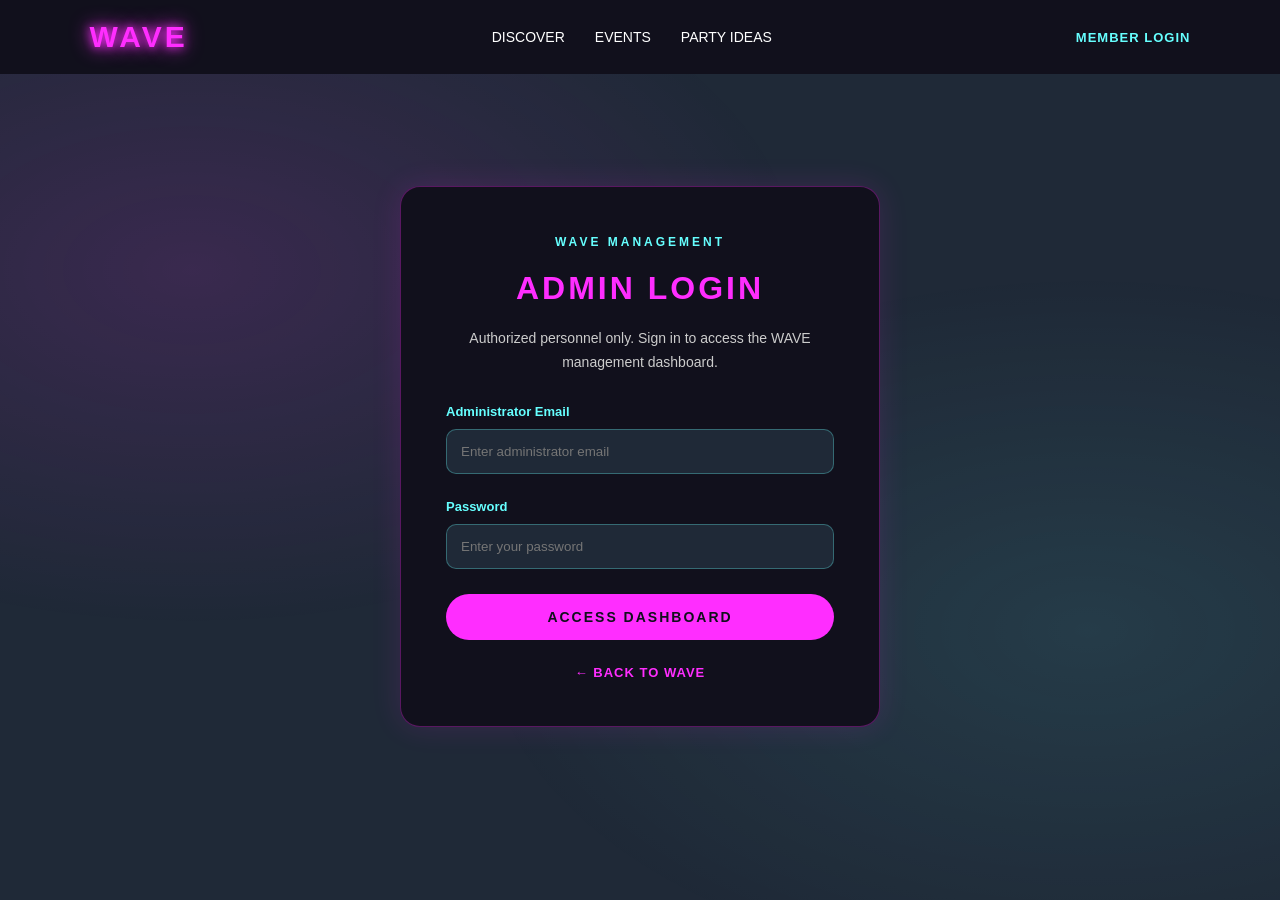
<file: admin-login.html>
<!DOCTYPE html>
<html lang="en">
<head>
    <meta charset="UTF-8">
    <meta name="viewport" content="width=device-width, initial-scale=1.0">
    <title>Administrator Login | WAVE Guyana</title>
    <link rel="stylesheet" href="style.css">
</head>
<body>

    <nav class="navbar">
        <a href="discover.html" class="logo">WAVE</a>

        <div class="nav-links">
            <a href="discover.html">DISCOVER</a>
            <a href="events.html">EVENTS</a>
            <a href="ideas.html">PARTY IDEAS</a>
        </div>

        <div class="nav-actions">
            <a href="login.html" class="admin-nav-link">MEMBER LOGIN</a>
        </div>
    </nav>

    <section class="admin-login-page">

        <div class="admin-login-card">

            <span class="admin-label">WAVE MANAGEMENT</span>

            <h1>ADMIN LOGIN</h1>

            <p>
                Authorized personnel only.
                Sign in to access the WAVE management dashboard.
            </p>

            <form action="admin.html">

                <label for="adminEmail">Administrator Email</label>
                <input
                    type="email"
                    id="adminEmail"
                    placeholder="Enter administrator email"
                    required
                >

                <label for="adminPassword">Password</label>
                <input
                    type="password"
                    id="adminPassword"
                    placeholder="Enter your password"
                    required
                >

                <button type="submit" class="login-submit">
                    ACCESS DASHBOARD
                </button>

            </form>

            <a href="discover.html" class="back-link">
                ← BACK TO WAVE
            </a>

        </div>

    </section>

</body>
</html>
</file>
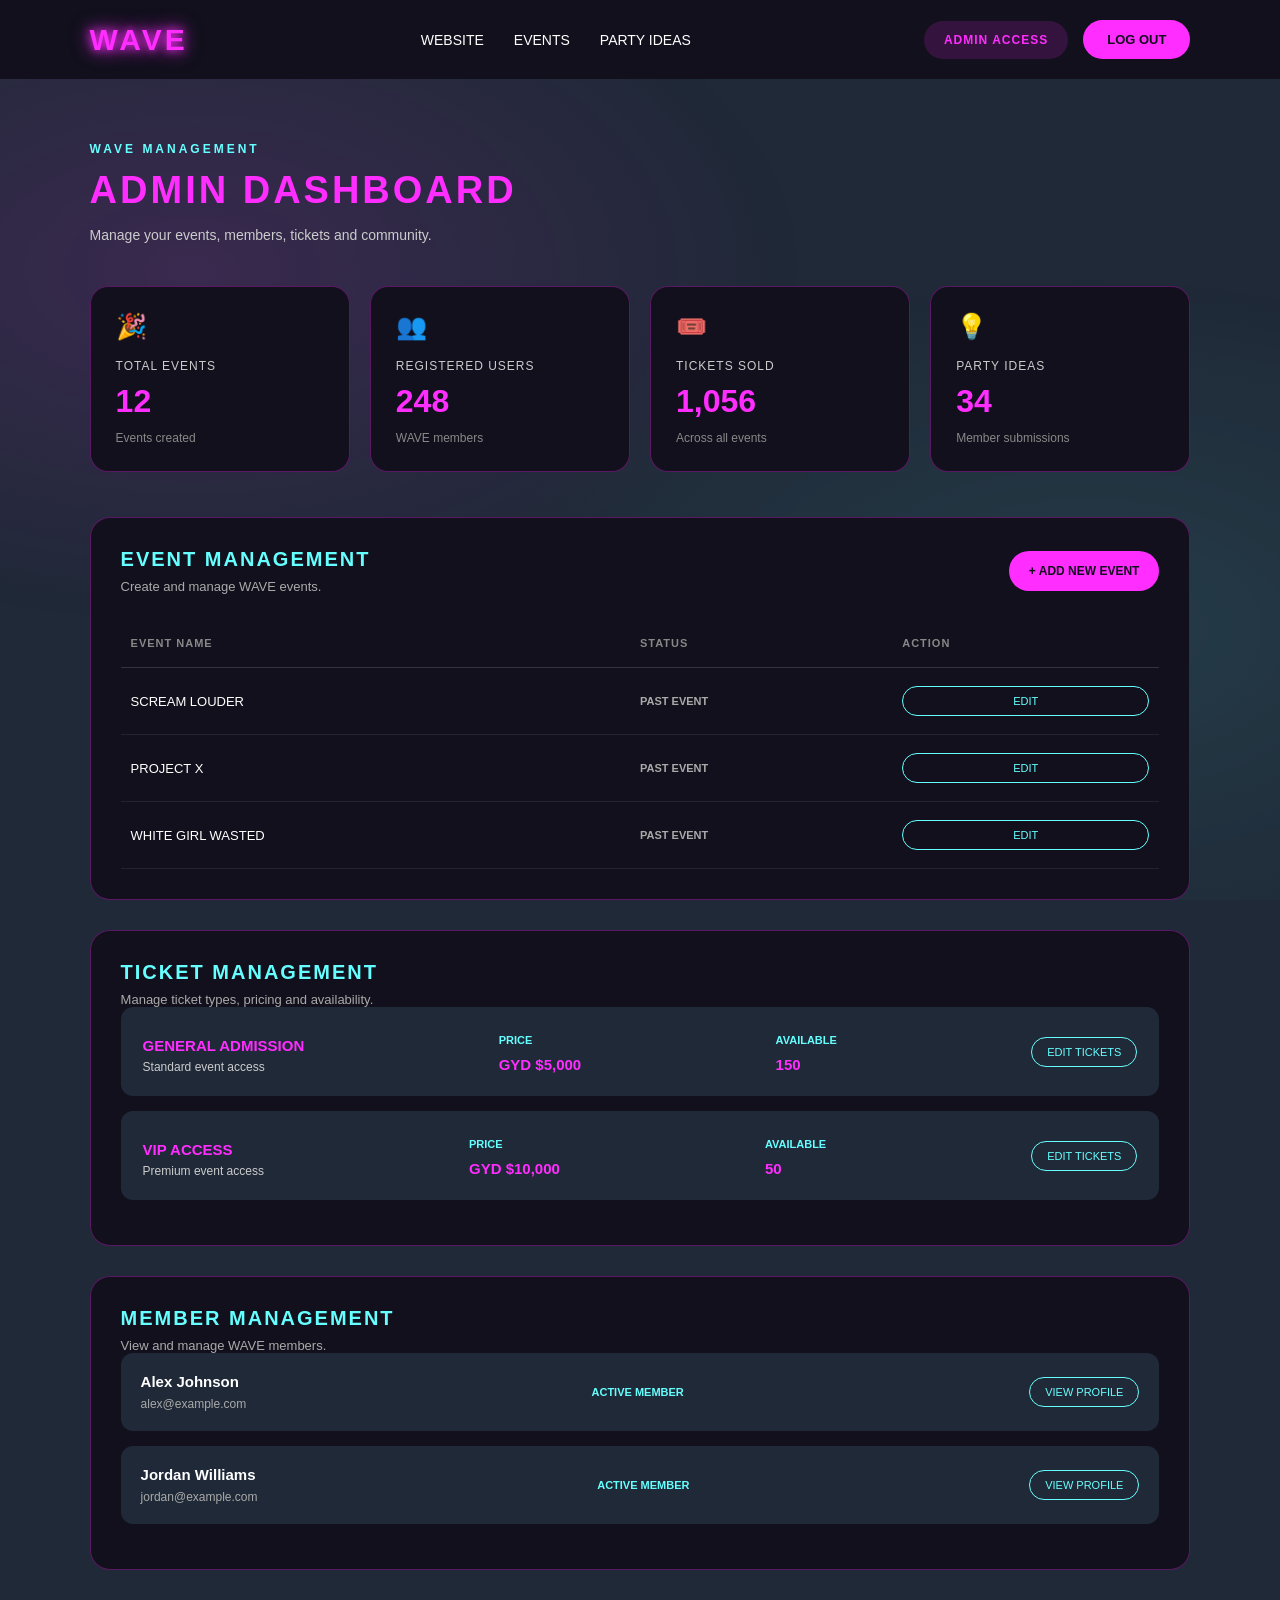
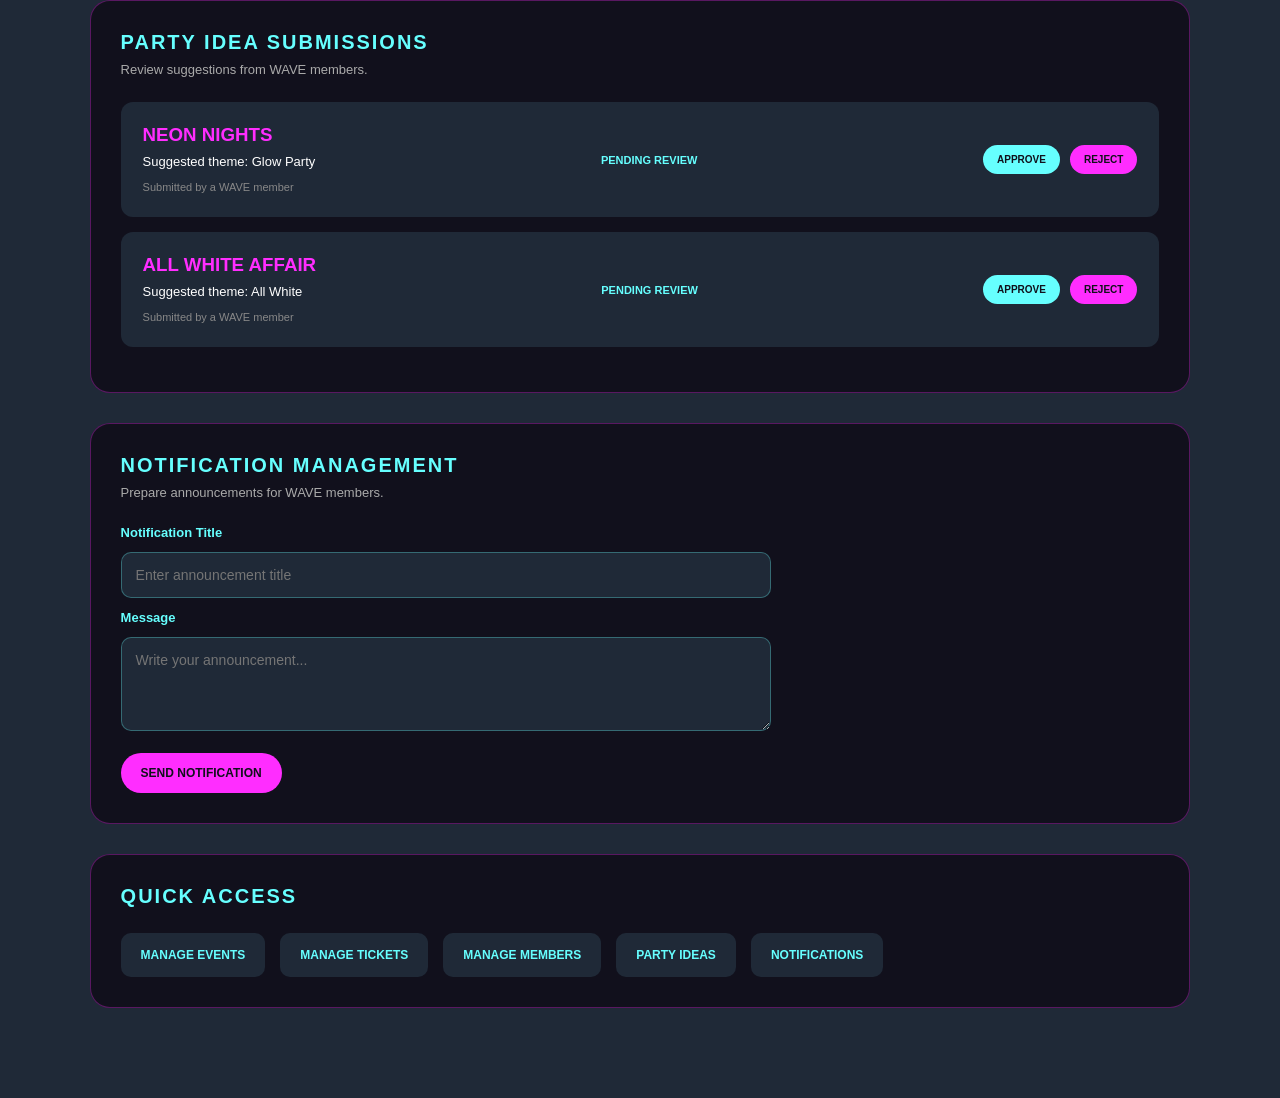
<file: admin.html>
<!DOCTYPE html>
<html lang="en">
<head>
    <meta charset="UTF-8">
    <meta name="viewport" content="width=device-width, initial-scale=1.0">
    <title>Admin Dashboard | WAVE Guyana</title>
    <link rel="stylesheet" href="style.css">
</head>
<body>

    <!-- NAVIGATION -->
    <nav class="navbar">
        <a href="discover.html" class="logo">WAVE</a>

        <div class="nav-links">
            <a href="discover.html">WEBSITE</a>
            <a href="events.html">EVENTS</a>
            <a href="ideas.html">PARTY IDEAS</a>
        </div>

        <div class="nav-actions">
            <span class="admin-badge">ADMIN ACCESS</span>
            <a href="admin-login.html" class="login-button">LOG OUT</a>
        </div>
    </nav>

    <section class="admin-page">

        <div class="admin-heading">
            <div>
                <span class="admin-label">WAVE MANAGEMENT</span>
                <h1>ADMIN DASHBOARD</h1>
                <p>Manage your events, members, tickets and community.</p>
            </div>
        </div>

        <!-- OVERVIEW -->
        <div class="admin-stats">

            <div class="stat-card">
                <span class="stat-icon">🎉</span>
                <p>TOTAL EVENTS</p>
                <h2>12</h2>
                <span>Events created</span>
            </div>

            <div class="stat-card">
                <span class="stat-icon">👥</span>
                <p>REGISTERED USERS</p>
                <h2>248</h2>
                <span>WAVE members</span>
            </div>

            <div class="stat-card">
                <span class="stat-icon">🎟️</span>
                <p>TICKETS SOLD</p>
                <h2>1,056</h2>
                <span>Across all events</span>
            </div>

            <div class="stat-card">
                <span class="stat-icon">💡</span>
                <p>PARTY IDEAS</p>
                <h2>34</h2>
                <span>Member submissions</span>
            </div>

        </div>

        <!-- EVENT MANAGEMENT -->
        <div class="admin-section" id="manage-events">

            <div class="admin-section-heading">
                <div>
                    <h2>EVENT MANAGEMENT</h2>
                    <p>Create and manage WAVE events.</p>
                </div>

                <button class="admin-action-button">+ ADD NEW EVENT</button>
            </div>

            <div class="admin-table">

                <div class="admin-table-header">
                    <span>EVENT NAME</span>
                    <span>STATUS</span>
                    <span>ACTION</span>
                </div>

                <div class="admin-table-row">
                    <span>SCREAM LOUDER</span>
                    <span class="status-past">PAST EVENT</span>
                    <button class="manage-button">EDIT</button>
                </div>

                <div class="admin-table-row">
                    <span>PROJECT X</span>
                    <span class="status-past">PAST EVENT</span>
                    <button class="manage-button">EDIT</button>
                </div>

                <div class="admin-table-row">
                    <span>WHITE GIRL WASTED</span>
                    <span class="status-past">PAST EVENT</span>
                    <button class="manage-button">EDIT</button>
                </div>

            </div>
        </div>

        <!-- TICKET MANAGEMENT -->
        <div class="admin-section" id="manage-tickets">

            <h2>TICKET MANAGEMENT</h2>
            <p class="admin-description">Manage ticket types, pricing and availability.</p>

            <div class="ticket-management-card">
                <div>
                    <h3>GENERAL ADMISSION</h3>
                    <p>Standard event access</p>
                </div>

                <div>
                    <span>PRICE</span>
                    <h3>GYD $5,000</h3>
                </div>

                <div>
                    <span>AVAILABLE</span>
                    <h3>150</h3>
                </div>

                <button class="manage-button">EDIT TICKETS</button>
            </div>

            <div class="ticket-management-card">
                <div>
                    <h3>VIP ACCESS</h3>
                    <p>Premium event access</p>
                </div>

                <div>
                    <span>PRICE</span>
                    <h3>GYD $10,000</h3>
                </div>

                <div>
                    <span>AVAILABLE</span>
                    <h3>50</h3>
                </div>

                <button class="manage-button">EDIT TICKETS</button>
            </div>

        </div>

        <!-- MEMBER MANAGEMENT -->
        <div class="admin-section" id="manage-members">

            <h2>MEMBER MANAGEMENT</h2>
            <p class="admin-description">View and manage WAVE members.</p>

            <div class="member-row">
                <div>
                    <h3>Alex Johnson</h3>
                    <p>alex@example.com</p>
                </div>
                <span class="member-status">ACTIVE MEMBER</span>
                <button class="manage-button">VIEW PROFILE</button>
            </div>

            <div class="member-row">
                <div>
                    <h3>Jordan Williams</h3>
                    <p>jordan@example.com</p>
                </div>
                <span class="member-status">ACTIVE MEMBER</span>
                <button class="manage-button">VIEW PROFILE</button>
            </div>

        </div>

        <!-- PARTY IDEA MANAGEMENT -->
        <div class="admin-section" id="manage-ideas">

            <div class="admin-section-heading">
                <div>
                    <h2>PARTY IDEA SUBMISSIONS</h2>
                    <p>Review suggestions from WAVE members.</p>
                </div>
            </div>

            <div class="submission-card">
                <div>
                    <h3>NEON NIGHTS</h3>
                    <p>Suggested theme: Glow Party</p>
                    <span>Submitted by a WAVE member</span>
                </div>

                <span class="submission-status">PENDING REVIEW</span>

                <div class="submission-actions">
                    <button class="approve-button">APPROVE</button>
                    <button class="reject-button">REJECT</button>
                </div>
            </div>

            <div class="submission-card">
                <div>
                    <h3>ALL WHITE AFFAIR</h3>
                    <p>Suggested theme: All White</p>
                    <span>Submitted by a WAVE member</span>
                </div>

                <span class="submission-status">PENDING REVIEW</span>

                <div class="submission-actions">
                    <button class="approve-button">APPROVE</button>
                    <button class="reject-button">REJECT</button>
                </div>
            </div>

        </div>

        <!-- NOTIFICATION MANAGEMENT -->
        <div class="admin-section" id="manage-notifications">

            <h2>NOTIFICATION MANAGEMENT</h2>
            <p class="admin-description">Prepare announcements for WAVE members.</p>

            <form class="admin-notification-form">

                <label for="notificationTitle">Notification Title</label>
                <input
                    type="text"
                    id="notificationTitle"
                    placeholder="Enter announcement title"
                >

                <label for="notificationMessage">Message</label>
                <textarea
                    id="notificationMessage"
                    rows="4"
                    placeholder="Write your announcement..."
                ></textarea>

                <button type="button" class="admin-action-button">
                    SEND NOTIFICATION
                </button>

            </form>

        </div>

        <!-- QUICK ACCESS -->
        <div class="admin-section">

            <h2>QUICK ACCESS</h2>

            <div class="admin-quick-links">
                <a href="#manage-events">MANAGE EVENTS</a>
                <a href="#manage-tickets">MANAGE TICKETS</a>
                <a href="#manage-members">MANAGE MEMBERS</a>
                <a href="#manage-ideas">PARTY IDEAS</a>
                <a href="#manage-notifications">NOTIFICATIONS</a>
            </div>

        </div>

    </section>

</body>
</html>
</file>
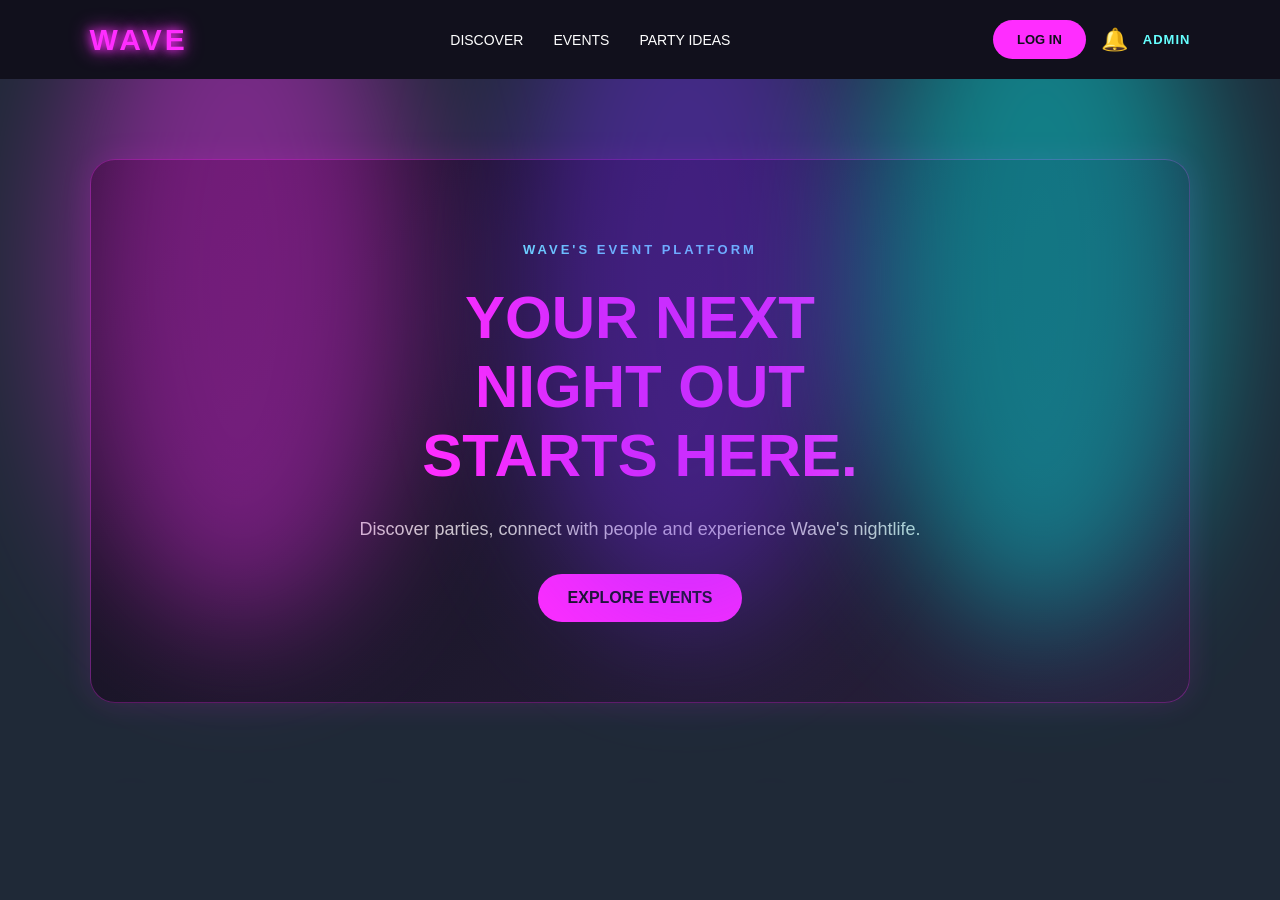
<file: discover.html>
<!DOCTYPE html>
<html lang="en">
<head>
    <meta charset="UTF-8">
    <meta name="viewport" content="width=device-width, initial-scale=1.0">
    <title>Wave Guyana</title>
     <link rel="stylesheet" href="style.css">
</head>
<body>
    <nav class="navbar">
       <a href="discover.html" class="logo">WAVE</a>
        <div class="nav-links">
        <a href="#">DISCOVER</a>
        <a href="events.html">EVENTS</a>
        <a href="ideas.html">PARTY IDEAS</a>
        </div>

 <div class="nav-actions">
    <button class="login-button">LOG IN</button>
    <a href="notifications.html" class="notification-button">🔔</a>
    <a href="admin.html" class="admin-nav-link">ADMIN</a>
</div>
</nav>
<section class="hero">
    <div class="party-lights">
    <span></span>
    <span></span>
    <span></span>
</div>
    <div class="particles">
    <span></span>
    <span></span>
    <span></span>
    <span></span>
    <span></span>
    <span></span>
    <span></span>
    <span></span>
    <span></span>
    <span></span>
</div>

    <div class="hero-content">

 <span class="hero-tag">WAVE'S EVENT PLATFORM</span>
  <h1>
            YOUR NEXT<br>
            NIGHT OUT<br>
            STARTS HERE.
        </h1>

        <p>
            Discover parties, connect with people
            and experience Wave's nightlife.
        </p>

       <a href="events.html" class="hero-button">
    EXPLORE EVENTS
</a>
    </div>

</section>
</body>
</html>
</file>
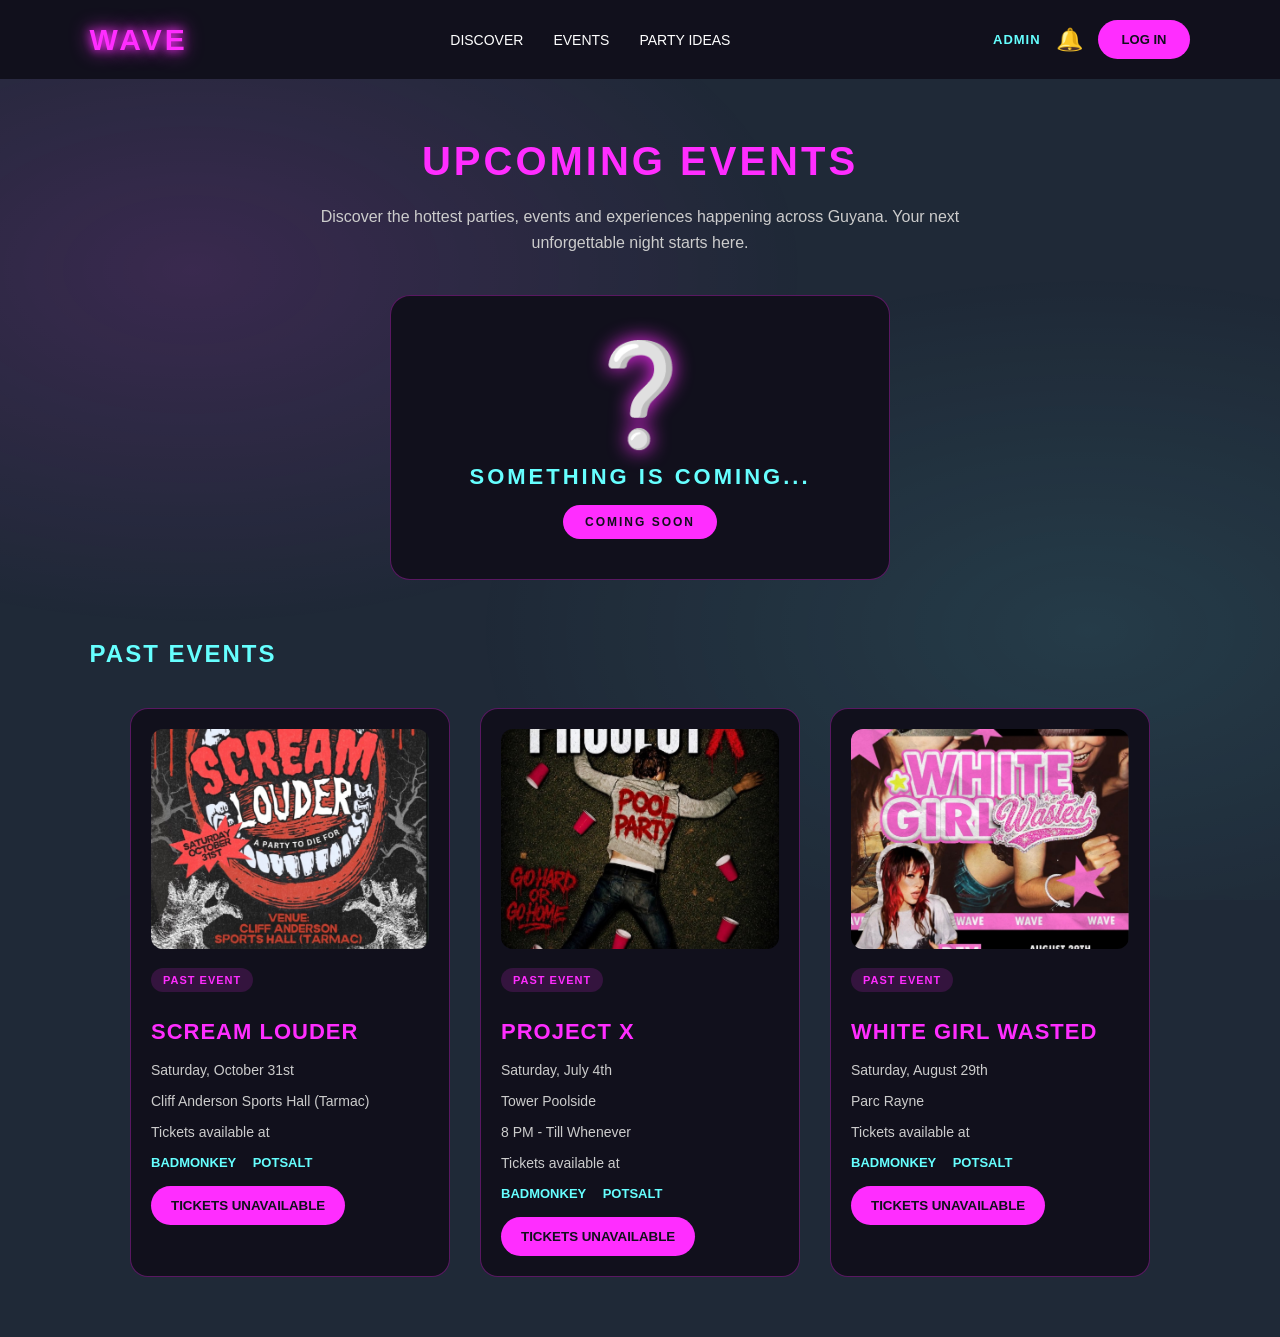
<file: events.html>
<!DOCTYPE html>
<html lang="en">
<head>
    <meta charset="UTF-8">
    <meta name="viewport" content="width=device-width, initial-scale=1.0">
    <title>Upcoming Events | WAVE Guyana</title>
    <link rel="stylesheet" href="style.css">
</head>

<body>
<div class="particles">
    <span></span>
    <span></span>
    <span></span>
    <span></span>
    <span></span>
    <span></span>
    <span></span>
    <span></span>
    <span></span>
    <span></span>
</div>
    <nav class="navbar">

        <a href="discover.html" class="logo">WAVE</a>

        <div class="nav-links">
            <a href="discover.html">DISCOVER</a>
            <a href="events.html">EVENTS</a>
            <a href="ideas.html">PARTY IDEAS</a>
        </div>

        <div class="nav-actions">
            <a href="admin.html" class="admin-nav-link">ADMIN</a>
            <a href="notifications.html" class="notification-button">🔔</a>
            <button class="login-button">LOG IN</button>
        </div>
    </nav>

    <section class="events-page">

        <h1>UPCOMING EVENTS</h1>

        <p>
            Discover the hottest parties, events and experiences
            happening across Guyana. Your next unforgettable
            night starts here.
        </p>
      
        <div class="upcoming-card">
            <h2>❔</h2>
            <h3>SOMETHING IS COMING...</h3>
            <p>COMING SOON</p>
        </div>

        <h2 class="section-heading">PAST EVENTS</h2>

        <div class="event-container">

            <!-- SCREAM LOUDER -->

            <div class="event-card">
                <img src="wavwe.jpeg" alt="SCREAM LOUDER">

                <span class="event-status">PAST EVENT</span>

                <h2>SCREAM LOUDER</h2>

                <p>Saturday, October 31st</p>
                <p>Cliff Anderson Sports Hall (Tarmac)</p>
                <p>Tickets available at</p>

                <a href="https://www.instagram.com/badmonkeymerch/"
                   target="_blank"
                   rel="noopener noreferrer">BADMONKEY</a>

                <a href="https://potsalt.events/"
                   target="_blank"
                   rel="noopener noreferrer">POTSALT</a>

                <button class="ticket-button">
                    TICKETS UNAVAILABLE
                </button>

            </div>


            <!-- PROJECT X -->

            <div class="event-card">

                <img src="project x.jpeg"
                     alt="PROJECT X POOL PARTY">

                <span class="event-status">PAST EVENT</span>

                <h2>PROJECT X</h2>

                <p>Saturday, July 4th</p>
                <p>Tower Poolside</p>
                <p>8 PM - Till Whenever</p>
                <p>Tickets available at</p>

                <a href="https://www.instagram.com/badmonkeymerch/"
                   target="_blank"
                   rel="noopener noreferrer">BADMONKEY</a>

                <a href="https://potsalt.events/"
                   target="_blank"
                   rel="noopener noreferrer">POTSALT</a>

                <button class="ticket-button">
                    TICKETS UNAVAILABLE
                </button>

            </div>


            <!-- WHITE GIRL WASTED -->

            <div class="event-card">

                <img src="wgw.jpeg"
                     alt="WHITE GIRL WASTED">

                <span class="event-status">PAST EVENT</span>

                <h2>WHITE GIRL WASTED</h2>

                <p>Saturday, August 29th</p>
                <p>Parc Rayne</p>
                <p>Tickets available at</p>

                <a href="https://www.instagram.com/badmonkeymerch/"
                   target="_blank"
                   rel="noopener noreferrer">BADMONKEY</a>

                <a href="https://potsalt.events/"
                   target="_blank"
                   rel="noopener noreferrer">POTSALT</a>

                <button class="ticket-button">
                    TICKETS UNAVAILABLE
                </button>

            </div>

        </div>

    </section>

</body>
</html>
</file>
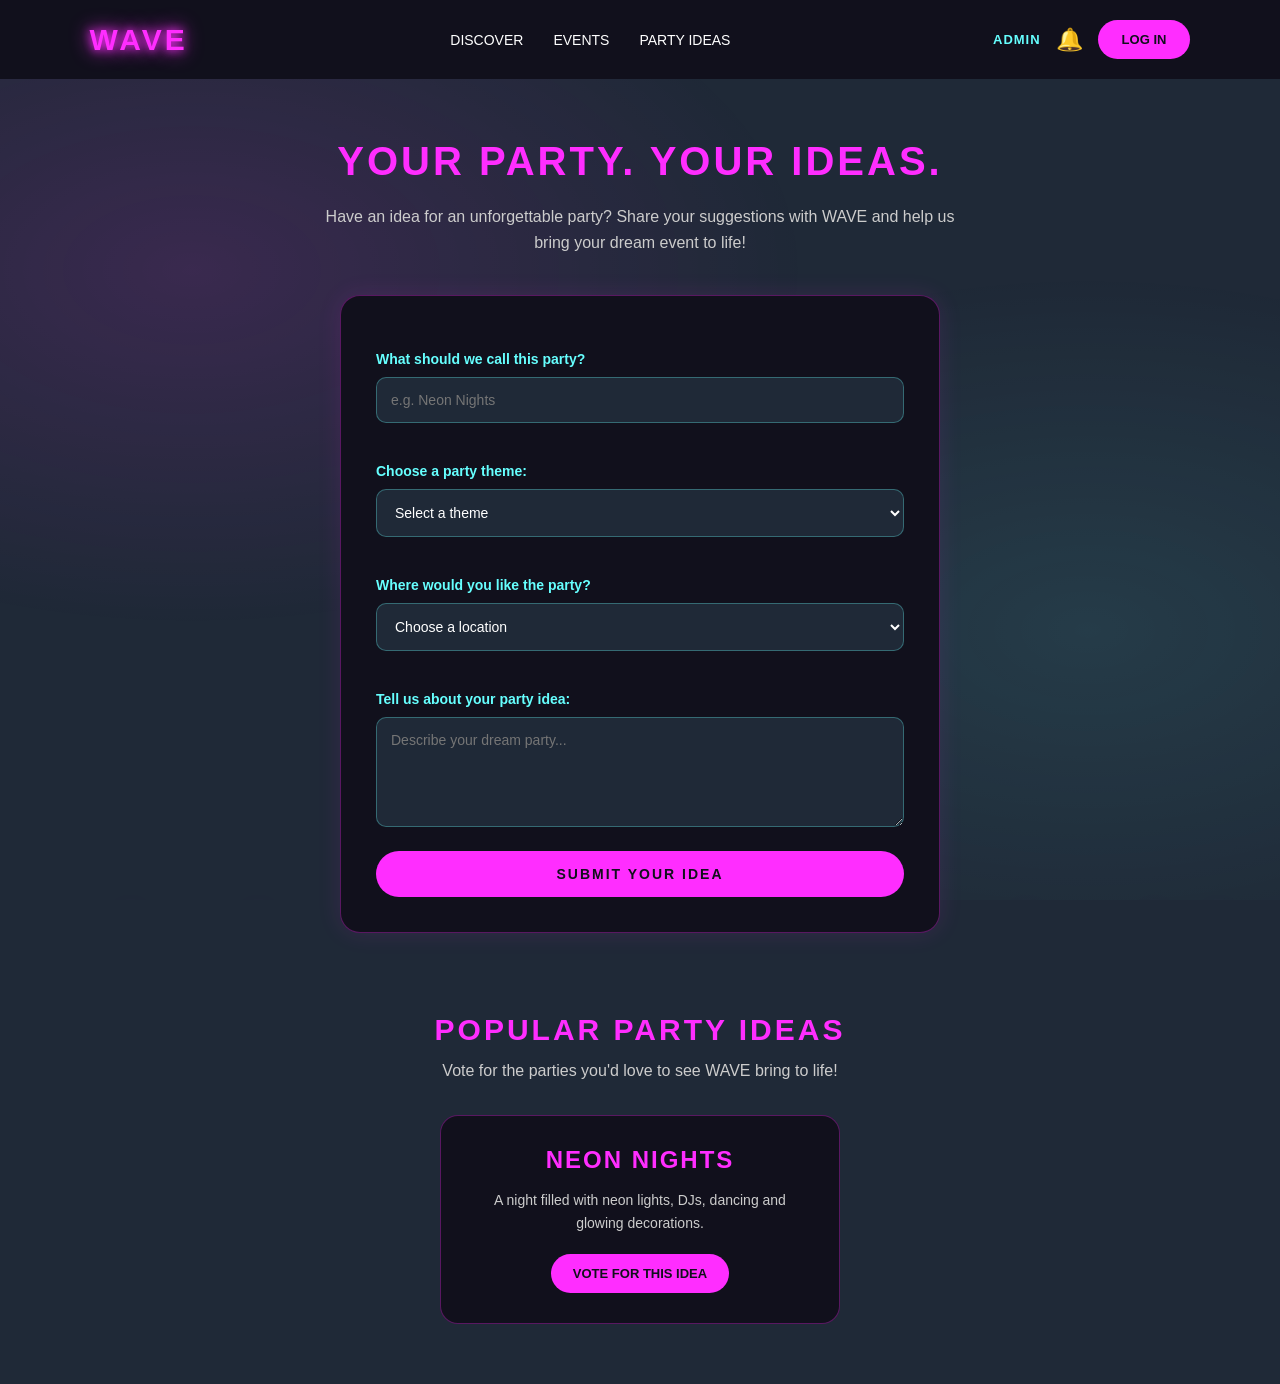
<file: ideas.html>
<!DOCTYPE html>
<html lang="en">
<head>
    <meta charset="UTF-8">
    <meta name="viewport" content="width=device-width, initial-scale=1.0">
    <title>Party Ideas | WAVE Guyana</title>
    <link rel="stylesheet" href="style.css">
</head>

<body>
<div class="particles">
    <span></span>
    <span></span>
    <span></span>
    <span></span>
    <span></span>
    <span></span>
    <span></span>
    <span></span>
    <span></span>
    <span></span>
</div>
    <!-- NAVIGATION BAR -->
    <nav class="navbar">
        <a href="discover.html" class="logo">WAVE</a>

        <div class="nav-links">
            <a href="discover.html">DISCOVER</a>
            <a href="events.html">EVENTS</a>
           <a href="ideas.html">PARTY IDEAS</a>
        </div>

        <div class="nav-actions">
            <a href="admin.html" class="admin-nav-link">ADMIN</a>
            <a href="notifications.html" class="notification-button">🔔</a>
            <button class="login-button">LOG IN</button>
        </div>
    </nav>

    <!-- PARTY IDEAS SECTION -->
    <section class="ideas-page">

        <h1>YOUR PARTY. YOUR IDEAS.</h1>

        <p>
            Have an idea for an unforgettable party? Share your suggestions
            with WAVE and help us bring your dream event to life!
        </p>

        <!-- SUGGESTION FORM -->
        <div class="idea-form">

            <form>

                <label for="partyName">
                    What should we call this party?
                </label>

                <input
                    type="text"
                    id="partyName"
                    name="partyName"
                    placeholder="e.g. Neon Nights"
                    required
                >

                <label for="partyTheme">Choose a party theme:</label>

                <select id="partyTheme" name="partyTheme" required>
                    <option value="">Select a theme</option>
                    <option value="All White">All White</option>
                    <option value="Pool Party">Pool Party</option>
                    <option value="Glow Party">Glow Party</option>
                    <option value="Caribbean">Caribbean</option>
                    <option value="Costume Party">Costume Party</option>
                    <option value="Other">Other</option>
                </select>

                <label for="partyLocation">
                    Where would you like the party?
                </label>

                <select id="partyLocation" name="partyLocation" required>
                    <option value="">Choose a location</option>
                    <option value="Georgetown">Georgetown</option>
                    <option value="East Coast Demerara">East Coast Demerara</option>
                    <option value="East Bank Demerara">East Bank Demerara</option>
                    <option value="West Coast Demerara">West Coast Demerara</option>
                    <option value="Linden">Linden</option>
                    <option value="Other">Other</option>
                </select>

                <label for="partyDescription">
                    Tell us about your party idea:
                </label>

                <textarea
                    id="partyDescription"
                    name="partyDescription"
                    rows="5"
                    placeholder="Describe your dream party..."
                    required
                ></textarea>

                <button type="submit" class="idea-submit">
                    SUBMIT YOUR IDEA
                </button>

            </form>

        </div>

        <!-- POPULAR PARTY IDEAS -->
        <section class="popular-ideas">

            <h2>POPULAR PARTY IDEAS</h2>

            <p>
                Vote for the parties you'd love to see WAVE bring to life!
            </p>

            <!-- FIRST PARTY IDEA CARD -->
            <div class="idea-card">

                <h3>NEON NIGHTS</h3>

                <p>
                    A night filled with neon lights, DJs, dancing
                    and glowing decorations.
                </p>

                <button type="button">
                    VOTE FOR THIS IDEA
                </button>

            </div>

        </section>

    </section>

</body>
</html>
</file>
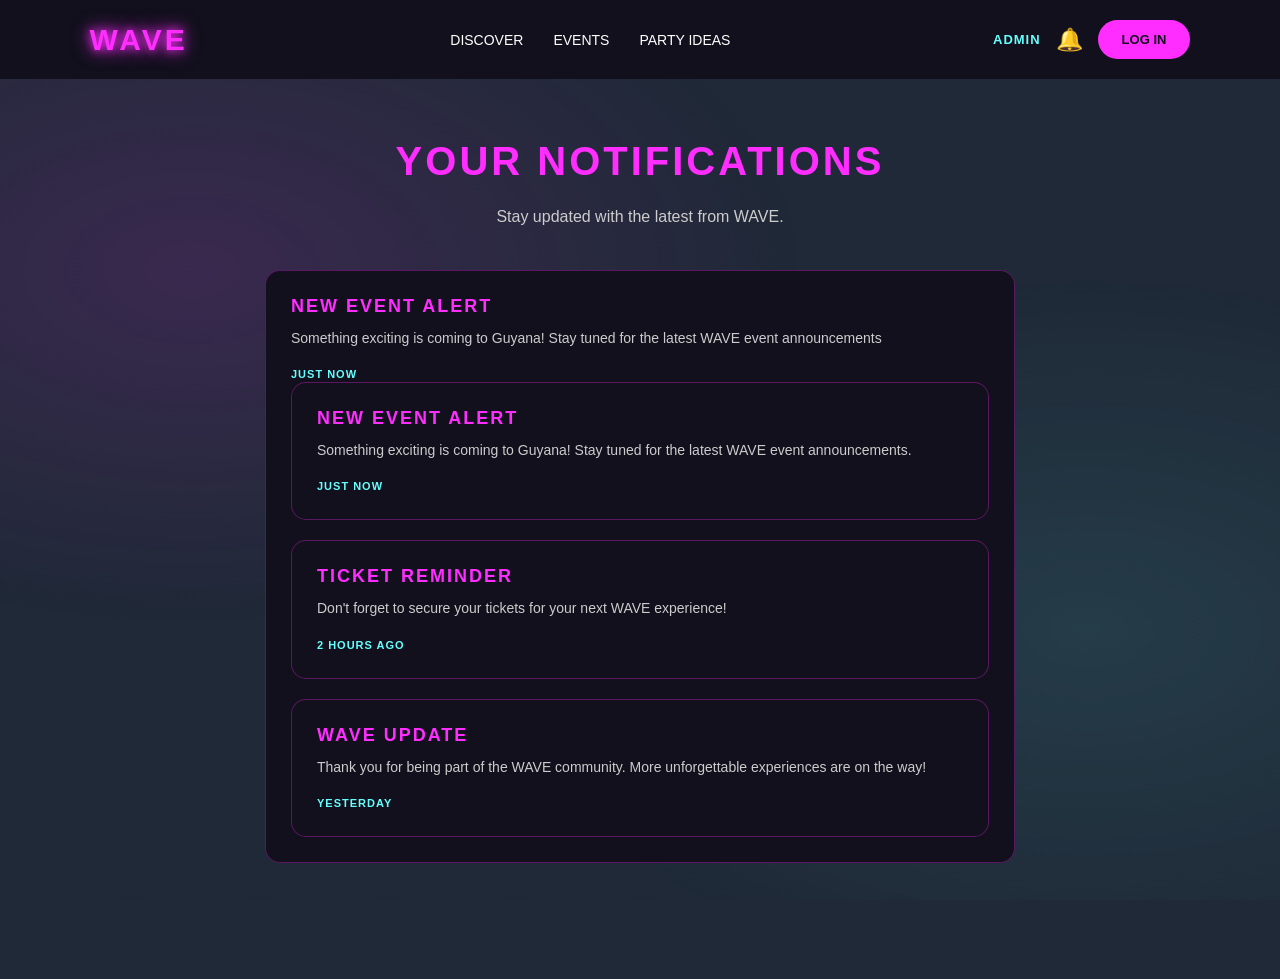
<file: notifications.html>
<!DOCTYPE html>
<html lang="en">
<head>
    <meta charset="UTF-8">
    <meta name="viewport" content="width=device-width, initial-scale=1.0">
    <title>Notifications | WAVE Guyana</title>
    <link rel="stylesheet" href="style.css">
</head>
<body>
    <div class="particles">
    <span></span>
    <span></span>
    <span></span>
    <span></span>
    <span></span>
    <span></span>
    <span></span>
    <span></span>
    <span></span>
    <span></span>
</div>
    <nav class="navbar">
        <a href="discover.html" class="logo">WAVE</a>

        <div class="nav-links">
            <a href="discover.html">DISCOVER</a>
            <a href="events.html">EVENTS</a>
            <a href="ideas.html">PARTY IDEAS</a>
        </div>

        <div class="nav-actions">
            <a href="admin.html" class="admin-nav-link">ADMIN</a>
            <a href="notifications.html" class="notification-button">🔔</a>
            <button class="login-button">LOG IN</button>
        </div>
    </nav>

    <section class="notifications-page">
        <h1>YOUR NOTIFICATIONS</h1>
        <p>Stay updated with the latest from WAVE.</p>
        <div class="notification-container">

            <div class="notification-card">
                <h3>NEW EVENT ALERT</h3>
                <p>Something exciting is coming to Guyana! Stay tuned for the latest WAVE event announcements</p>
                <span>JUST NOW</span>

                <div class="notification-container">

    <!-- NOTIFICATION 1 -->
    <div class="notification-card">
        <h3>NEW EVENT ALERT</h3>
        <p>
            Something exciting is coming to Guyana!
            Stay tuned for the latest WAVE event announcements.
        </p>
        <span>JUST NOW</span>
    </div>

    <!-- NOTIFICATION 2 -->
    <div class="notification-card">
        <h3>TICKET REMINDER</h3>
        <p>
            Don't forget to secure your tickets for your next
            WAVE experience!
        </p>
        <span>2 HOURS AGO</span>
    </div>

    <!-- NOTIFICATION 3 -->
    <div class="notification-card">
        <h3>WAVE UPDATE</h3>
        <p>
            Thank you for being part of the WAVE community.
            More unforgettable experiences are on the way!
        </p>
        <span>YESTERDAY</span>
    </div>

</div>
            </div>
</body>
</html>
</file>
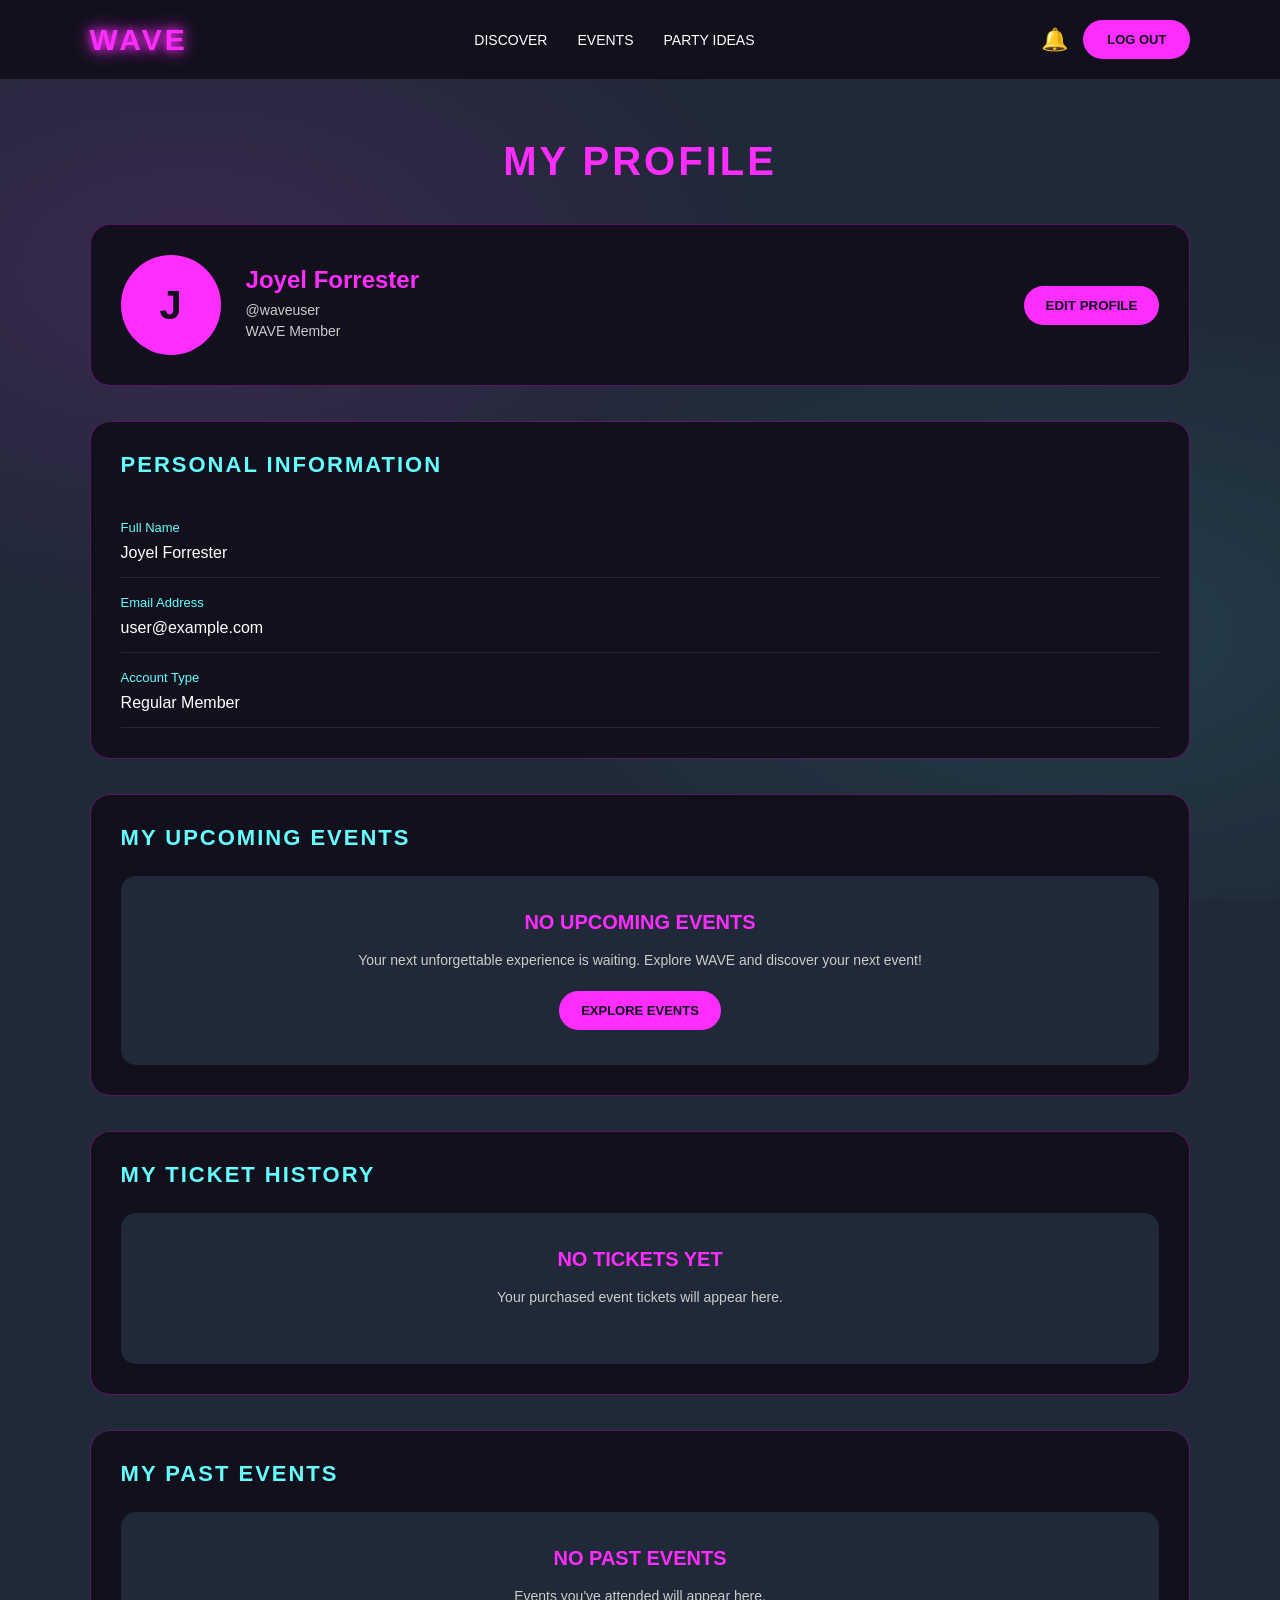
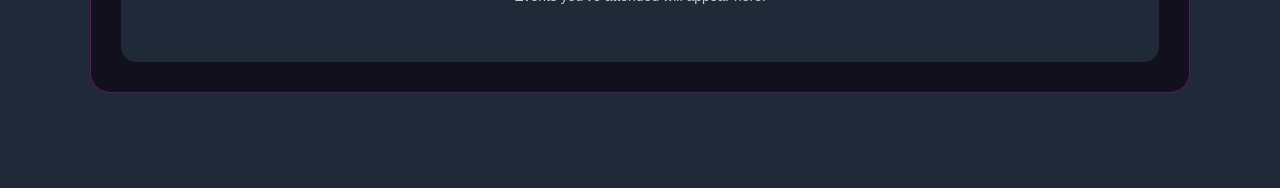
<file: profile.html>
<!DOCTYPE html>
<html lang="en">
<head>
    <meta charset="UTF-8">
    <meta name="viewport" content="width=device-width, initial-scale=1.0">
    <title>My Profile | WAVE Guyana</title>
    <link rel="stylesheet" href="style.css">
</head>

<body>
    <div class="particles">
    <span></span>
    <span></span>
    <span></span>
    <span></span>
    <span></span>
    <span></span>
    <span></span>
    <span></span>
    <span></span>
    <span></span>
</div>

    <!-- NAVIGATION BAR -->
    <nav class="navbar">

       <a href="discover.html" class="logo">WAVE</a>

        <div class="nav-links">
            <a href="discover.html">DISCOVER</a>
            <a href="events.html">EVENTS</a>
            <a href="ideas.html">PARTY IDEAS</a>
        </div>

        <div class="nav-actions">
            <a href="notifications.html" class="notification-button">🔔</a>
            <button class="login-button" onclick="window.location.href='login.html'">
                LOG OUT
            </button>
        </div>

    </nav>

    <!-- PROFILE PAGE -->
    <section class="profile-page">

        <h1>MY PROFILE</h1>

        <!-- PROFILE HEADER -->
        <div class="profile-header">

            <div class="profile-picture">
                <span>J</span>
            </div>

            <div class="profile-info">
                <h2>Joyel Forrester</h2>
                <p>@waveuser</p>
                <p>WAVE Member</p>
            </div>

            <button class="edit-profile-button">
                EDIT PROFILE
            </button>

        </div>

        <!-- PERSONAL INFORMATION -->
        <div class="profile-details">

            <h2>PERSONAL INFORMATION</h2>

            <div class="detail-item">
                <span>Full Name</span>
                <p>Joyel Forrester</p>
            </div>

            <div class="detail-item">
                <span>Email Address</span>
                <p>user@example.com</p>
            </div>

            <div class="detail-item">
                <span>Account Type</span>
                <p>Regular Member</p>
            </div>

        </div>

        <!-- UPCOMING EVENTS -->
        <div class="profile-events">

            <h2>MY UPCOMING EVENTS</h2>

            <div class="profile-empty">

                <h3>NO UPCOMING EVENTS</h3>

                <p>
                    Your next unforgettable experience is waiting.
                    Explore WAVE and discover your next event!
                </p>

                <a href="events.html">EXPLORE EVENTS</a>

            </div>

        </div>

        <!-- TICKET HISTORY -->
        <div class="ticket-history">

            <h2>MY TICKET HISTORY</h2>

            <div class="profile-empty">

                <h3>NO TICKETS YET</h3>

                <p>
                    Your purchased event tickets will appear here.
                </p>

            </div>

        </div>

        <!-- PAST EVENTS -->
        <div class="past-events">

            <h2>MY PAST EVENTS</h2>

            <div class="profile-empty">

                <h3>NO PAST EVENTS</h3>

                <p>
                    Events you've attended will appear here.
                </p>

            </div>

        </div>

    </section>

</body>
</html>
</file>
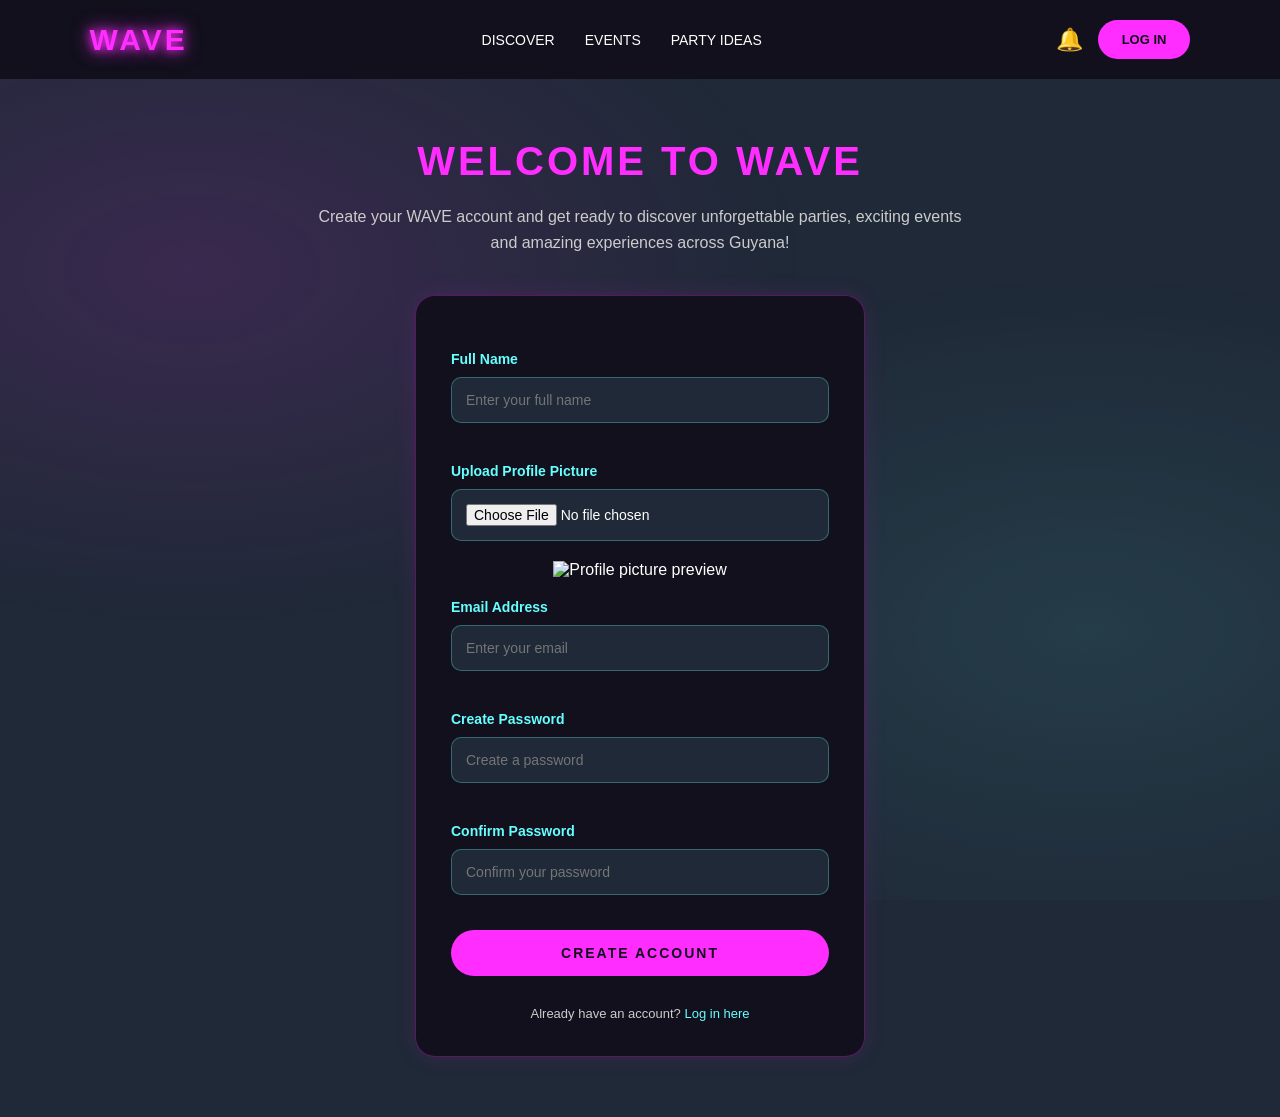
<file: register.html>
<!DOCTYPE html>
<html lang="en">
<head>
    <meta charset="UTF-8">
    <meta name="viewport" content="width=device-width, initial-scale=1.0">
    <title>Register | WAVE Guyana</title>
    <link rel="stylesheet" href="style.css">
</head>

<body>

    <!-- NAVIGATION BAR -->
    <nav class="navbar">

        <a href="discover.html" class="logo">WAVE</a>

        <div class="nav-links">
            <a href="discover.html">DISCOVER</a>
            <a href="events.html">EVENTS</a>
            <a href="ideas.html">PARTY IDEAS</a>
        </div>

        <div class="nav-actions">

            <a href="notifications.html" class="notification-button">🔔</a>

            <button class="login-button"
                onclick="window.location.href='login.html'">
                LOG IN
            </button>

        </div>

    </nav>

    <!-- REGISTRATION SECTION -->
    <section class="login-page">

        <h1>WELCOME TO WAVE</h1>

        <p>
            Create your WAVE account and get ready to discover
            unforgettable parties, exciting events and amazing
            experiences across Guyana!
        </p>

        <!-- REGISTRATION FORM -->
        <div class="login-form">

            <form id="registerForm">

                <label for="fullName">Full Name</label>

                <input
                    type="text"
                    id="fullName"
                    name="fullName"
                    placeholder="Enter your full name"
                    required
                >

                <!-- PROFILE PICTURE UPLOAD -->
                <label for="profilePicture">Upload Profile Picture</label>

                <input
                    type="file"
                    id="profilePicture"
                    name="profilePicture"
                    accept="image/*"
                    required
    
                >

                <img id="imagePreview" alt="Profile picture preview">
                <label for="registerEmail">Email Address</label>

                <input
                    type="email"
                    id="registerEmail"
                    name="email"
                    placeholder="Enter your email"
                    required
                >

                <label for="registerPassword">Create Password</label>

                <input
                    type="password"
                    id="registerPassword"
                    name="password"
                    placeholder="Create a password"
                    required
                >

                <label for="confirmPassword">Confirm Password</label>

                <input
                    type="password"
                    id="confirmPassword"
                    name="confirmPassword"
                    placeholder="Confirm your password"
                    required
                >

                <button type="submit" class="login-submit">
                    CREATE ACCOUNT
                </button>

                <p>
                    Already have an account?
                    <a href="login.html">Log in here</a>
                </p>

            </form>

        </div>

    </section>

</body>
</html>
</file>
<file: style.css>
/* =========================================
   WAVE GUYANA - MAIN STYLESHEET
========================================= */

/* GLOBAL STYLES */

* {
    margin: 0;
    padding: 0;
    box-sizing: border-box;
}

body {
    background-color: #1f2937;
    color: white;
    font-family: Arial, sans-serif;
}

a {
    text-decoration: none;
}

button,
input,
select,
textarea {
    font-family: inherit;
}

/* =========================================
   NAVIGATION BAR
========================================= */

.navbar {
    display: flex;
    justify-content: space-between;
    align-items: center;
    padding: 20px 7%;
    background-color: #11101c;
}

.logo {
    color: #ff2dff;
    font-size: 30px;
    font-weight: bold;
    letter-spacing: 3px;
    text-shadow: 0 0 10px #ff2dff, 0 0 20px #ff2dff;
}

.nav-links {
    display: flex;
    gap: 30px;
}

.nav-links a {
    color: white;
    font-size: 14px;
    transition: 0.3s ease;
}

.nav-links a:hover {
    color: #ff2dff;
}

.nav-actions {
    display: flex;
    align-items: center;
    gap: 15px;
}

.notification-button,
.login-button {
    cursor: pointer;
    border: none;
}

.notification-button {
    background: transparent;
    color: white;
    font-size: 22px;
}

.notification-button:hover {
    color: #ff2dff;
}

.login-button {
    display: inline-block;
    background: #ff2dff;
    color: #11101c;
    padding: 12px 24px;
    border-radius: 25px;
    font-weight: bold;
    font-size: 13px;
    transition: 0.3s ease;
}

.login-button:hover {
    background: #66ffff;
    box-shadow: 0 0 15px #66ffff;
}

.admin-nav-link {
    color: #66ffff;
    font-size: 13px;
    font-weight: bold;
    letter-spacing: 1px;
    transition: 0.3s ease;
}

.admin-nav-link:hover {
    color: #ff2dff;
    text-shadow: 0 0 10px #ff2dff;
}

/* =========================================
   DISCOVER / HOMEPAGE
========================================= */

.hero {
    padding: 80px 7%;
    position: relative;
    overflow: hidden;
    background-color: #1f2937;
}


.hero-content {
    background: linear-gradient(135deg, #11101c, #29203d);
    border: 1px solid rgba(255, 45, 255, 0.3);
    border-radius: 25px;
    padding: 80px 50px;
    text-align: center;
    box-shadow: 0 0 30px rgba(255, 45, 255, 0.12);
}

.hero-tag {
    color: #66ffff;
    font-size: 13px;
    font-weight: bold;
    letter-spacing: 3px;
}

.hero h1 {
    color: #ff2dff;
    font-size: 60px;
    line-height: 1.15;
    margin: 25px 0;
}

.hero p {
    color: #cccccc;
    font-size: 18px;
    margin-bottom: 30px;
    line-height: 1.6;
}

.hero-button {
    display: inline-block;
    background: #ff2dff;
    color: #11101c;
    padding: 15px 30px;
    border-radius: 30px;
    font-weight: bold;
    transition: 0.3s ease;
}

.hero-button:hover {
    background: #66ffff;
    box-shadow: 0 0 20px #66ffff;
    transform: translateY(-3px);
}

/* =========================================
   EVENTS PAGE
========================================= */

.events-page {
    padding: 60px 7%;
    min-height: 100vh;
    text-align: center;
}

.events-page h1 {
    color: #ff2dff;
    font-size: 40px;
    letter-spacing: 3px;
    margin-bottom: 20px;
}

.events-page > p {
    color: #cccccc;
    font-size: 16px;
    max-width: 650px;
    margin: 0 auto 40px;
    line-height: 1.6;
}

.section-heading {
    color: #66ffff;
    font-size: 24px;
    letter-spacing: 2px;
    text-align: left;
    margin: 60px 0 25px;
}

.event-container {
    display: flex;
    justify-content: center;
    gap: 30px;
    flex-wrap: wrap;
    margin-top: 40px;
}

.event-card {
    background-color: #11101c;
    width: 320px;
    padding: 20px;
    border-radius: 18px;
    border: 1px solid rgba(255, 45, 255, 0.3);
    text-align: left;
    transition: 0.3s ease;
}

.event-card:hover {
    transform: translateY(-8px);
    box-shadow: 0 0 25px rgba(255, 45, 255, 0.2);
    border-color: #ff2dff;
}

.event-card img {
    width: 100%;
    height: 220px;
    object-fit: cover;
    border-radius: 12px;
    margin-bottom: 15px;
}

.event-card h2 {
    color: #ff2dff;
    font-size: 22px;
    margin: 15px 0;
    letter-spacing: 1px;
}

.event-card p {
    color: #cccccc;
    font-size: 14px;
    margin-bottom: 10px;
    line-height: 1.5;
}

.event-card a {
    display: inline-block;
    color: #66ffff;
    font-size: 13px;
    font-weight: bold;
    margin-right: 12px;
    transition: 0.3s ease;
}

.event-card a:hover {
    color: #ff2dff;
    text-decoration: underline;
}

.event-status {
    display: inline-block;
    background-color: rgba(255, 45, 255, 0.15);
    color: #ff2dff;
    padding: 6px 12px;
    border-radius: 20px;
    font-size: 11px;
    font-weight: bold;
    letter-spacing: 1px;
    margin-bottom: 12px;
}

.ticket-button {
    background-color: #ff2dff;
    color: #11101c;
    border: none;
    padding: 12px 20px;
    border-radius: 25px;
    font-weight: bold;
    cursor: pointer;
    margin-top: 15px;
    transition: 0.3s ease;
}

.ticket-button:hover:not(:disabled) {
    background-color: #66ffff;
    box-shadow: 0 0 15px #66ffff;
    transform: translateY(-3px);
}

.ticket-button:disabled {
    opacity: 0.65;
    cursor: not-allowed;
}

/* UPCOMING EVENT PLACEHOLDER */

.upcoming-card {
    background-color: #11101c;
    width: 500px;
    min-height: 280px;
    margin: 0 auto;
    padding: 40px;
    border-radius: 20px;
    text-align: center;
    border: 1px solid rgba(255, 45, 255, 0.3);
    transition: 0.3s ease;
}

.upcoming-card h2 {
    font-size: 100px;
    color: #ff2dff;
    margin-bottom: 10px;
    text-shadow: 0 0 20px #ff2dff;
}

.upcoming-card h3 {
    color: #66ffff;
    font-size: 22px;
    letter-spacing: 3px;
    margin-bottom: 15px;
}

.upcoming-card p {
    display: inline-block;
    background-color: #ff2dff;
    color: #11101c;
    padding: 10px 22px;
    border-radius: 25px;
    font-size: 12px;
    font-weight: bold;
    letter-spacing: 2px;
}

.upcoming-card:hover {
    transform: translateY(-8px);
    box-shadow: 0 0 30px rgba(255, 45, 255, 0.35);
    border-color: #ff2dff;
}

/* =========================================
   PARTY IDEAS PAGE
========================================= */

.ideas-page {
    padding: 60px 7%;
    text-align: center;
    min-height: 100vh;
}

.ideas-page h1 {
    color: #ff2dff;
    font-size: 40px;
    letter-spacing: 3px;
    margin-bottom: 20px;
}

.ideas-page > p {
    color: #cccccc;
    font-size: 16px;
    max-width: 650px;
    margin: 0 auto 40px;
    line-height: 1.6;
}

.idea-form {
    background-color: #11101c;
    max-width: 600px;
    margin: 0 auto;
    padding: 35px;
    border-radius: 20px;
    border: 1px solid rgba(255, 45, 255, 0.3);
    box-shadow: 0 0 25px rgba(255, 45, 255, 0.1);
}

.idea-form label {
    display: block;
    color: #66ffff;
    font-size: 14px;
    font-weight: bold;
    text-align: left;
    margin: 20px 0 10px;
}

.idea-form input,
.idea-form select,
.idea-form textarea {
    width: 100%;
    padding: 14px;
    margin-bottom: 20px;
    background-color: #1f2937;
    color: white;
    border: 1px solid rgba(102, 255, 255, 0.3);
    border-radius: 10px;
    font-size: 14px;
    outline: none;
}

.idea-form input:focus,
.idea-form select:focus,
.idea-form textarea:focus {
    border-color: #66ffff;
    box-shadow: 0 0 12px rgba(102, 255, 255, 0.4);
}

.idea-submit {
    width: 100%;
    background-color: #ff2dff;
    color: #11101c;
    padding: 15px;
    border: none;
    border-radius: 25px;
    font-size: 14px;
    font-weight: bold;
    letter-spacing: 2px;
    cursor: pointer;
    transition: 0.3s ease;
}

.idea-submit:hover {
    background-color: #66ffff;
    box-shadow: 0 0 20px #66ffff;
}

/* POPULAR IDEAS */

.popular-ideas {
    margin-top: 80px;
    text-align: center;
}

.popular-ideas h2 {
    color: #ff2dff;
    font-size: 30px;
    letter-spacing: 3px;
    margin-bottom: 15px;
}

.popular-ideas > p {
    color: #cccccc;
    font-size: 16px;
    margin-bottom: 35px;
}

.idea-card {
    background-color: #11101c;
    max-width: 400px;
    margin: 0 auto;
    padding: 30px;
    border-radius: 18px;
    border: 1px solid rgba(255, 45, 255, 0.3);
    text-align: center;
    transition: 0.3s ease;
}

.idea-card h3 {
    color: #ff2dff;
    font-size: 24px;
    letter-spacing: 2px;
    margin-bottom: 15px;
}

.idea-card p {
    color: #cccccc;
    font-size: 14px;
    line-height: 1.6;
    margin-bottom: 20px;
}

.idea-card button {
    background-color: #ff2dff;
    color: #11101c;
    padding: 12px 22px;
    border: none;
    border-radius: 25px;
    font-size: 13px;
    font-weight: bold;
    cursor: pointer;
    transition: 0.3s ease;
}

.idea-card:hover {
    transform: translateY(-8px);
    box-shadow: 0 0 25px rgba(255, 45, 255, 0.2);
    border-color: #ff2dff;
}

.idea-card button:hover {
    background-color: #66ffff;
}

/* =========================================
   LOGIN AND REGISTER PAGES
========================================= */

.login-page {
    padding: 60px 7%;
    text-align: center;
    min-height: 100vh;
}

.login-page h1 {
    color: #ff2dff;
    font-size: 40px;
    letter-spacing: 3px;
    margin-bottom: 20px;
}

.login-page > p {
    color: #cccccc;
    font-size: 16px;
    max-width: 650px;
    margin: 0 auto 40px;
    line-height: 1.6;
}

.login-form {
    background-color: #11101c;
    max-width: 450px;
    margin: 0 auto;
    padding: 35px;
    border-radius: 20px;
    border: 1px solid rgba(255, 45, 255, 0.3);
    box-shadow: 0 0 25px rgba(255, 45, 255, 0.1);
}

.login-form label {
    display: block;
    color: #66ffff;
    font-size: 14px;
    font-weight: bold;
    text-align: left;
    margin: 20px 0 10px;
}

.login-form input {
    width: 100%;
    padding: 14px;
    margin-bottom: 20px;
    background-color: #1f2937;
    color: white;
    border: 1px solid rgba(102, 255, 255, 0.3);
    border-radius: 10px;
    font-size: 14px;
    outline: none;
}

.login-form input:focus {
    border-color: #66ffff;
    box-shadow: 0 0 12px rgba(102, 255, 255, 0.4);
}

.login-form a {
    color: #66ffff;
    font-size: 13px;
    transition: 0.3s ease;
}

.login-form a:hover {
    color: #ff2dff;
    text-decoration: underline;
}

.login-submit {
    width: 100%;
    background-color: #ff2dff;
    color: #11101c;
    padding: 15px;
    border: none;
    border-radius: 25px;
    font-size: 14px;
    font-weight: bold;
    letter-spacing: 2px;
    cursor: pointer;
    transition: 0.3s ease;
}

.login-submit:hover {
    background-color: #66ffff;
    box-shadow: 0 0 20px #66ffff;
}

.login-form button {
    margin: 15px 0;
}

.login-form p {
    color: #cccccc;
    font-size: 13px;
    margin-top: 15px;
}

/* =========================================
   USER PROFILE PAGE
========================================= */

.profile-page {
    padding: 60px 7%;
    min-height: 100vh;
}

.profile-page > h1 {
    color: #ff2dff;
    font-size: 40px;
    letter-spacing: 3px;
    text-align: center;
    margin-bottom: 40px;
}

.profile-header {
    display: flex;
    align-items: center;
    gap: 25px;
    background-color: #11101c;
    padding: 30px;
    border-radius: 20px;
    border: 1px solid rgba(255, 45, 255, 0.3);
    margin-bottom: 35px;
}

.profile-picture {
    width: 100px;
    height: 100px;
    background-color: #ff2dff;
    border-radius: 50%;
    display: flex;
    align-items: center;
    justify-content: center;
    flex-shrink: 0;
}

.profile-picture span {
    color: #11101c;
    font-size: 40px;
    font-weight: bold;
}

.profile-info h2 {
    color: #ff2dff;
    margin-bottom: 8px;
}

.profile-info p {
    color: #cccccc;
    font-size: 14px;
    margin-bottom: 5px;
}

.edit-profile-button {
    margin-left: auto;
    background-color: #ff2dff;
    color: #11101c;
    padding: 12px 22px;
    border: none;
    border-radius: 25px;
    font-weight: bold;
    cursor: pointer;
    transition: 0.3s ease;
}

.edit-profile-button:hover {
    background-color: #66ffff;
    box-shadow: 0 0 15px #66ffff;
}

.profile-details,
.profile-events,
.ticket-history,
.past-events {
    background-color: #11101c;
    padding: 30px;
    border-radius: 20px;
    border: 1px solid rgba(255, 45, 255, 0.3);
    margin-bottom: 35px;
}

.profile-details h2,
.profile-events h2,
.ticket-history h2,
.past-events h2 {
    color: #66ffff;
    font-size: 22px;
    letter-spacing: 2px;
    margin-bottom: 25px;
}

.detail-item {
    border-bottom: 1px solid rgba(255, 255, 255, 0.1);
    padding: 15px 0;
}

.detail-item span {
    color: #66ffff;
    font-size: 13px;
}

.detail-item p {
    color: white;
    margin-top: 8px;
}

.profile-empty {
    text-align: center;
    padding: 35px 20px;
    background-color: #1f2937;
    border-radius: 15px;
}

.profile-empty h3 {
    color: #ff2dff;
    font-size: 20px;
    margin-bottom: 15px;
}

.profile-empty p {
    color: #cccccc;
    font-size: 14px;
    line-height: 1.6;
    margin-bottom: 20px;
}

.profile-empty a {
    display: inline-block;
    color: #11101c;
    background-color: #ff2dff;
    padding: 12px 22px;
    border-radius: 25px;
    font-size: 13px;
    font-weight: bold;
    transition: 0.3s ease;
}

.profile-empty a:hover {
    background-color: #66ffff;
    box-shadow: 0 0 15px #66ffff;
}

.profile-header:hover,
.profile-details:hover,
.profile-events:hover,
.ticket-history:hover,
.past-events:hover {
    border-color: #ff2dff;
    box-shadow: 0 0 20px rgba(255, 45, 255, 0.12);
}

/* =========================================
   NOTIFICATIONS PAGE
========================================= */

.notifications-page {
    padding: 60px 7%;
    min-height: 100vh;
    text-align: center;
}

.notifications-page h1 {
    color: #ff2dff;
    font-size: 40px;
    letter-spacing: 3px;
    margin-bottom: 20px;
}

.notifications-page > p {
    color: #cccccc;
    font-size: 16px;
    max-width: 650px;
    margin: 0 auto 40px;
    line-height: 1.6;
}

.notification-container {
    display: flex;
    flex-direction: column;
    gap: 20px;
    max-width: 750px;
    margin: 0 auto;
}

.notification-card {
    background-color: #11101c;
    padding: 25px;
    border-radius: 15px;
    border: 1px solid rgba(255, 45, 255, 0.3);
    text-align: left;
    transition: 0.3s ease;
}

.notification-card h3 {
    color: #ff2dff;
    font-size: 18px;
    letter-spacing: 2px;
    margin-bottom: 10px;
}

.notification-card p {
    color: #cccccc;
    font-size: 14px;
    line-height: 1.6;
    margin-bottom: 15px;
}

.notification-card span {
    color: #66ffff;
    font-size: 11px;
    font-weight: bold;
    letter-spacing: 1px;
}

.notification-card:hover {
    transform: translateY(-5px);
    box-shadow: 0 0 20px rgba(255, 45, 255, 0.2);
    border-color: #ff2dff;
}

/* =========================================
   EVENT DETAILS PAGE
========================================= */

.event-details-page {
    padding: 70px 7%;
    min-height: 100vh;
}

.event-details-container {
    display: flex;
    align-items: center;
    gap: 50px;
    max-width: 1100px;
    margin: 0 auto;
    background-color: #11101c;
    padding: 40px;
    border-radius: 25px;
    border: 1px solid rgba(255, 45, 255, 0.3);
    box-shadow: 0 0 30px rgba(255, 45, 255, 0.1);
}



.back-link {
    display: inline-block;
    margin-top: 30px;
    color: #ff2dff;
    font-size: 13px;
    font-weight: bold;
    letter-spacing: 1px;
    transition: 0.3s ease;
}

.back-link:hover {
    color: #66ffff;
}

/* =========================================
   ADMIN DASHBOARD
========================================= */

.admin-page {
    padding: 60px 7%;
    min-height: 100vh;
}

.admin-heading {
    display: flex;
    justify-content: space-between;
    align-items: center;
    margin-bottom: 40px;
}

.admin-label {
    color: #66ffff;
    font-size: 12px;
    font-weight: bold;
    letter-spacing: 3px;
}

.admin-heading h1 {
    color: #ff2dff;
    font-size: 38px;
    letter-spacing: 3px;
    margin: 12px 0;
}

.admin-heading p {
    color: #cccccc;
    font-size: 14px;
    line-height: 1.6;
}

.admin-badge {
    display: inline-block;
    background: rgba(255, 45, 255, 0.15);
    color: #ff2dff;
    padding: 12px 20px;
    border-radius: 25px;
    font-size: 12px;
    font-weight: bold;
    letter-spacing: 1px;
}

/* DASHBOARD STATISTICS */

.admin-stats {
    display: grid;
    grid-template-columns: repeat(4, 1fr);
    gap: 20px;
    margin-bottom: 45px;
}

.stat-card {
    background: #11101c;
    padding: 25px;
    border-radius: 18px;
    border: 1px solid rgba(255, 45, 255, 0.3);
    transition: 0.3s ease;
}

.stat-card:hover {
    transform: translateY(-5px);
    border-color: #ff2dff;
    box-shadow: 0 0 20px rgba(255, 45, 255, 0.15);
}

.stat-icon {
    font-size: 25px;
}

.stat-card p {
    color: #cccccc;
    font-size: 12px;
    margin: 18px 0 10px;
    letter-spacing: 1px;
}

.stat-card h2 {
    color: #ff2dff;
    font-size: 32px;
    margin-bottom: 8px;
}

.stat-card > span:last-child {
    color: #888888;
    font-size: 12px;
}

/* ADMIN SECTIONS */

.admin-section {
    background: #11101c;
    padding: 30px;
    border-radius: 20px;
    border: 1px solid rgba(255, 45, 255, 0.3);
    margin-bottom: 30px;
    transition: 0.3s ease;
}

.admin-section:hover {
    border-color: #ff2dff;
    box-shadow: 0 0 20px rgba(255, 45, 255, 0.1);
}

.admin-section h2 {
    color: #66ffff;
    font-size: 20px;
    letter-spacing: 2px;
}

.admin-section-heading {
    display: flex;
    justify-content: space-between;
    align-items: center;
    gap: 20px;
    margin-bottom: 25px;
}

.admin-section-heading p,
.admin-description {
    color: #aaaaaa;
    font-size: 13px;
    margin-top: 8px;
}

/* ADMIN BUTTONS */

.admin-action-button {
    background: #ff2dff;
    color: #11101c;
    padding: 13px 20px;
    border: none;
    border-radius: 25px;
    font-size: 12px;
    font-weight: bold;
    cursor: pointer;
    transition: 0.3s ease;
}

.admin-action-button:hover {
    background: #66ffff;
    box-shadow: 0 0 15px #66ffff;
}

.manage-button {
    background: transparent;
    color: #66ffff;
    border: 1px solid #66ffff;
    padding: 8px 15px;
    border-radius: 20px;
    font-size: 11px;
    cursor: pointer;
    transition: 0.3s ease;
}

.manage-button:hover {
    background: #66ffff;
    color: #11101c;
}

/* EVENT MANAGEMENT TABLE */

.admin-table-header,
.admin-table-row {
    display: grid;
    grid-template-columns: 2fr 1fr 1fr;
    align-items: center;
    gap: 15px;
    padding: 18px 10px;
}

.admin-table-header {
    color: #888888;
    font-size: 11px;
    font-weight: bold;
    letter-spacing: 1px;
    border-bottom: 1px solid rgba(255, 255, 255, 0.15);
}

.admin-table-row {
    color: white;
    font-size: 13px;
    border-bottom: 1px solid rgba(255, 255, 255, 0.08);
}

.status-past {
    color: #aaaaaa;
    font-size: 11px;
    font-weight: bold;
}

/* TICKET MANAGEMENT */

.ticket-management-card {
    display: flex;
    justify-content: space-between;
    align-items: center;
    gap: 20px;
    background: #1f2937;
    padding: 22px;
    border-radius: 12px;
    margin-bottom: 15px;
}

.ticket-management-card h3 {
    color: #ff2dff;
    font-size: 15px;
    margin-top: 8px;
}

.ticket-management-card p {
    color: #cccccc;
    font-size: 12px;
    margin-top: 6px;
}

.ticket-management-card span {
    color: #66ffff;
    font-size: 11px;
    font-weight: bold;
}

/* MEMBER MANAGEMENT */

.member-row {
    display: flex;
    justify-content: space-between;
    align-items: center;
    gap: 20px;
    background: #1f2937;
    padding: 20px;
    border-radius: 12px;
    margin-bottom: 15px;
}

.member-row h3 {
    color: white;
    font-size: 15px;
    margin-bottom: 7px;
}

.member-row p {
    color: #aaaaaa;
    font-size: 12px;
}

.member-status {
    color: #66ffff;
    font-size: 11px;
    font-weight: bold;
}

/* PARTY IDEA APPROVALS */

.submission-card {
    display: flex;
    justify-content: space-between;
    align-items: center;
    gap: 20px;
    background: #1f2937;
    padding: 22px;
    border-radius: 12px;
    margin-bottom: 15px;
}

.submission-card h3 {
    color: #ff2dff;
    margin-bottom: 8px;
}

.submission-card p {
    color: white;
    font-size: 13px;
    margin-bottom: 8px;
}

.submission-card div > span {
    color: #888888;
    font-size: 11px;
}

.submission-status {
    color: #66ffff;
    font-size: 11px;
    font-weight: bold;
}

.submission-actions {
    display: flex;
    gap: 10px;
}

.approve-button,
.reject-button {
    padding: 9px 14px;
    border: none;
    border-radius: 20px;
    font-size: 10px;
    font-weight: bold;
    cursor: pointer;
    transition: 0.3s ease;
}

.approve-button {
    background: #66ffff;
    color: #11101c;
}

.reject-button {
    background: #ff2dff;
    color: #11101c;
}

.approve-button:hover,
.reject-button:hover {
    opacity: 0.75;
}

/* ADMIN NOTIFICATIONS FORM */

.admin-notification-form {
    display: flex;
    flex-direction: column;
    gap: 12px;
    max-width: 650px;
    margin-top: 25px;
}

.admin-notification-form label {
    color: #66ffff;
    font-size: 13px;
    font-weight: bold;
}

.admin-notification-form input,
.admin-notification-form textarea {
    width: 100%;
    padding: 14px;
    background: #1f2937;
    color: white;
    border: 1px solid rgba(102, 255, 255, 0.3);
    border-radius: 10px;
    font-size: 14px;
    outline: none;
}

.admin-notification-form input:focus,
.admin-notification-form textarea:focus {
    border-color: #66ffff;
    box-shadow: 0 0 12px rgba(102, 255, 255, 0.2);
}

.admin-notification-form button {
    align-self: flex-start;
    margin-top: 10px;
}

/* ADMIN QUICK LINKS */

.admin-quick-links {
    display: flex;
    flex-wrap: wrap;
    gap: 15px;
    margin-top: 25px;
}

.admin-quick-links a {
    color: #66ffff;
    background: #1f2937;
    padding: 15px 20px;
    border-radius: 10px;
    font-size: 12px;
    font-weight: bold;
    transition: 0.3s ease;
}

.admin-quick-links a:hover {
    color: #ff2dff;
}

/* =========================================
   ADMIN LOGIN PAGE
========================================= */

.admin-login-page {
    min-height: 85vh;
    display: flex;
    justify-content: center;
    align-items: center;
    padding: 50px 7%;
}

.admin-login-card {
    background-color: #11101c;
    width: 100%;
    max-width: 480px;
    padding: 45px;
    border-radius: 20px;
    border: 1px solid rgba(255, 45, 255, 0.3);
    box-shadow: 0 0 30px rgba(255, 45, 255, 0.12);
    text-align: center;
}

.admin-login-card h1 {
    color: #ff2dff;
    font-size: 32px;
    letter-spacing: 3px;
    margin: 20px 0;
}

.admin-login-card > p {
    color: #cccccc;
    font-size: 14px;
    line-height: 1.7;
    margin-bottom: 30px;
}

.admin-login-card form {
    text-align: left;
}

.admin-login-card label {
    display: block;
    color: #66ffff;
    font-size: 13px;
    font-weight: bold;
    margin-bottom: 10px;
}

.admin-login-card input {
    width: 100%;
    padding: 14px;
    margin-bottom: 25px;
    background-color: #1f2937;
    color: white;
    border: 1px solid rgba(102, 255, 255, 0.3);
    border-radius: 10px;
    outline: none;
}

.admin-login-card input:focus {
    border-color: #66ffff;
    box-shadow: 0 0 12px rgba(102, 255, 255, 0.3);
}

.admin-login-card .login-submit {
    width: 100%;
}

.admin-login-card .back-link {
    margin-top: 25px;
}

/* FLOATING NEON PARTICLES */

.particles {
    position: absolute;
    top: 0;
    left: 0;
    width: 100%;
    height: 100%;
    overflow: hidden;
    pointer-events: none;
    z-index: 1;
}

.particles span {
    position: absolute;
    bottom: -20px;
    width: 5px;
    height: 5px;
    background: #ff2dff;
    border-radius: 50%;
    box-shadow: 0 0 10px #ff2dff, 0 0 20px #ff2dff;
    animation: floatParticles 12s linear infinite;
}

.particles span:nth-child(1) { left: 10%; animation-delay: 0s; }
.particles span:nth-child(2) { left: 20%; animation-delay: 2s; background: #66ffff; }
.particles span:nth-child(3) { left: 30%; animation-delay: 4s; }
.particles span:nth-child(4) { left: 40%; animation-delay: 1s; background: #a855f7; }
.particles span:nth-child(5) { left: 50%; animation-delay: 3s; }
.particles span:nth-child(6) { left: 60%; animation-delay: 5s; background: #66ffff; }
.particles span:nth-child(7) { left: 70%; animation-delay: 2s; }
.particles span:nth-child(8) { left: 80%; animation-delay: 4s; background: #a855f7; }
.particles span:nth-child(9) { left: 90%; animation-delay: 1s; }
.particles span:nth-child(10) { left: 95%; animation-delay: 6s; }

/* PARTY LIGHTS */

.party-lights {
    position: absolute;
    inset: 0;
    width: 100%;
    height: 100%;
    overflow: hidden;
    pointer-events: none;
    z-index: 0;
}

.party-lights span {
    position: absolute;
    top: -150px;
    width: 350px;
    height: 700px;
    border-radius: 50%;
    filter: blur(65px);
    opacity: 0.4;
    animation: partyFlash 3s ease-in-out infinite alternate;
}

.party-lights span:nth-child(1) {
    left: 5%;
    background: #ff2dff;
}

.party-lights span:nth-child(2) {
    left: 40%;
    background: #7b2dff;
    animation-delay: 1s;
}

.party-lights span:nth-child(3) {
    right: 5%;
    background: #00ffff;
    animation-delay: 2s;
}

@keyframes partyFlash {
    0% {
        opacity: 0.1;
        transform: rotate(-25deg) scale(0.8);
    }

    50% {
        opacity: 0.7;
    }

    100% {
        opacity: 0.25;
        transform: rotate(25deg) scale(1.2);
    }
}

/* FLOATING PARTICLE ANIMATION */

@keyframes floatParticles {
    0% {
        transform: translateY(0) scale(0.5);
        opacity: 0;
    }

    20%, 80% {
        opacity: 1;
    }

    100% {
        transform: translateY(-100vh) scale(1.5);
        opacity: 0;
    }
}

/* BACKGROUND EFFECTS ON OTHER PAGES */

body:not(:has(.hero)) {
    position: relative;
    isolation: isolate;
}

body:not(:has(.hero))::before {
    content: "";
    position: fixed;
    inset: 0;
    background:
        radial-gradient(ellipse at 15% 30%, rgba(255, 45, 255, 0.12), transparent 40%),
        radial-gradient(ellipse at 85% 70%, rgba(102, 255, 255, 0.09), transparent 40%);
    pointer-events: none;
    z-index: -1;
}

body:not(:has(.hero)) .particles {
    position: fixed;
    z-index: -1;
}

/* =========================
   MOBILE RESPONSIVENESS
========================= */


/* =========================
   MOBILE RESPONSIVENESS
========================= */

@media (max-width: 768px) {

    body {
        overflow-x: hidden;
    }

    .navbar {
        flex-direction: column;
        text-align: center;
        align-items: center;
        gap: 15px;
    }

    .logo {
        font-size: 28px;
    }

   .nav-links {
    display: flex;
    flex-direction: row;
    flex-wrap: nowrap;
    justify-content: space-between;
    align-items: center;
    width: 100%;
    padding: 0 15px;
    gap: 15px;
}

.nav-links a {
    white-space: nowrap;
    font-size: 12px;
}
.nav-actions {
    display: flex;
    flex-direction: row;
    flex-wrap: nowrap;
    justify-content: space-between;
    align-items: center;
    width: 100%;
    padding: 0 25px;
    margin-top: 15px;
}

.nav-actions a,
.nav-actions button {
    white-space: nowrap;
    flex-shrink: 0;
}
</file>
